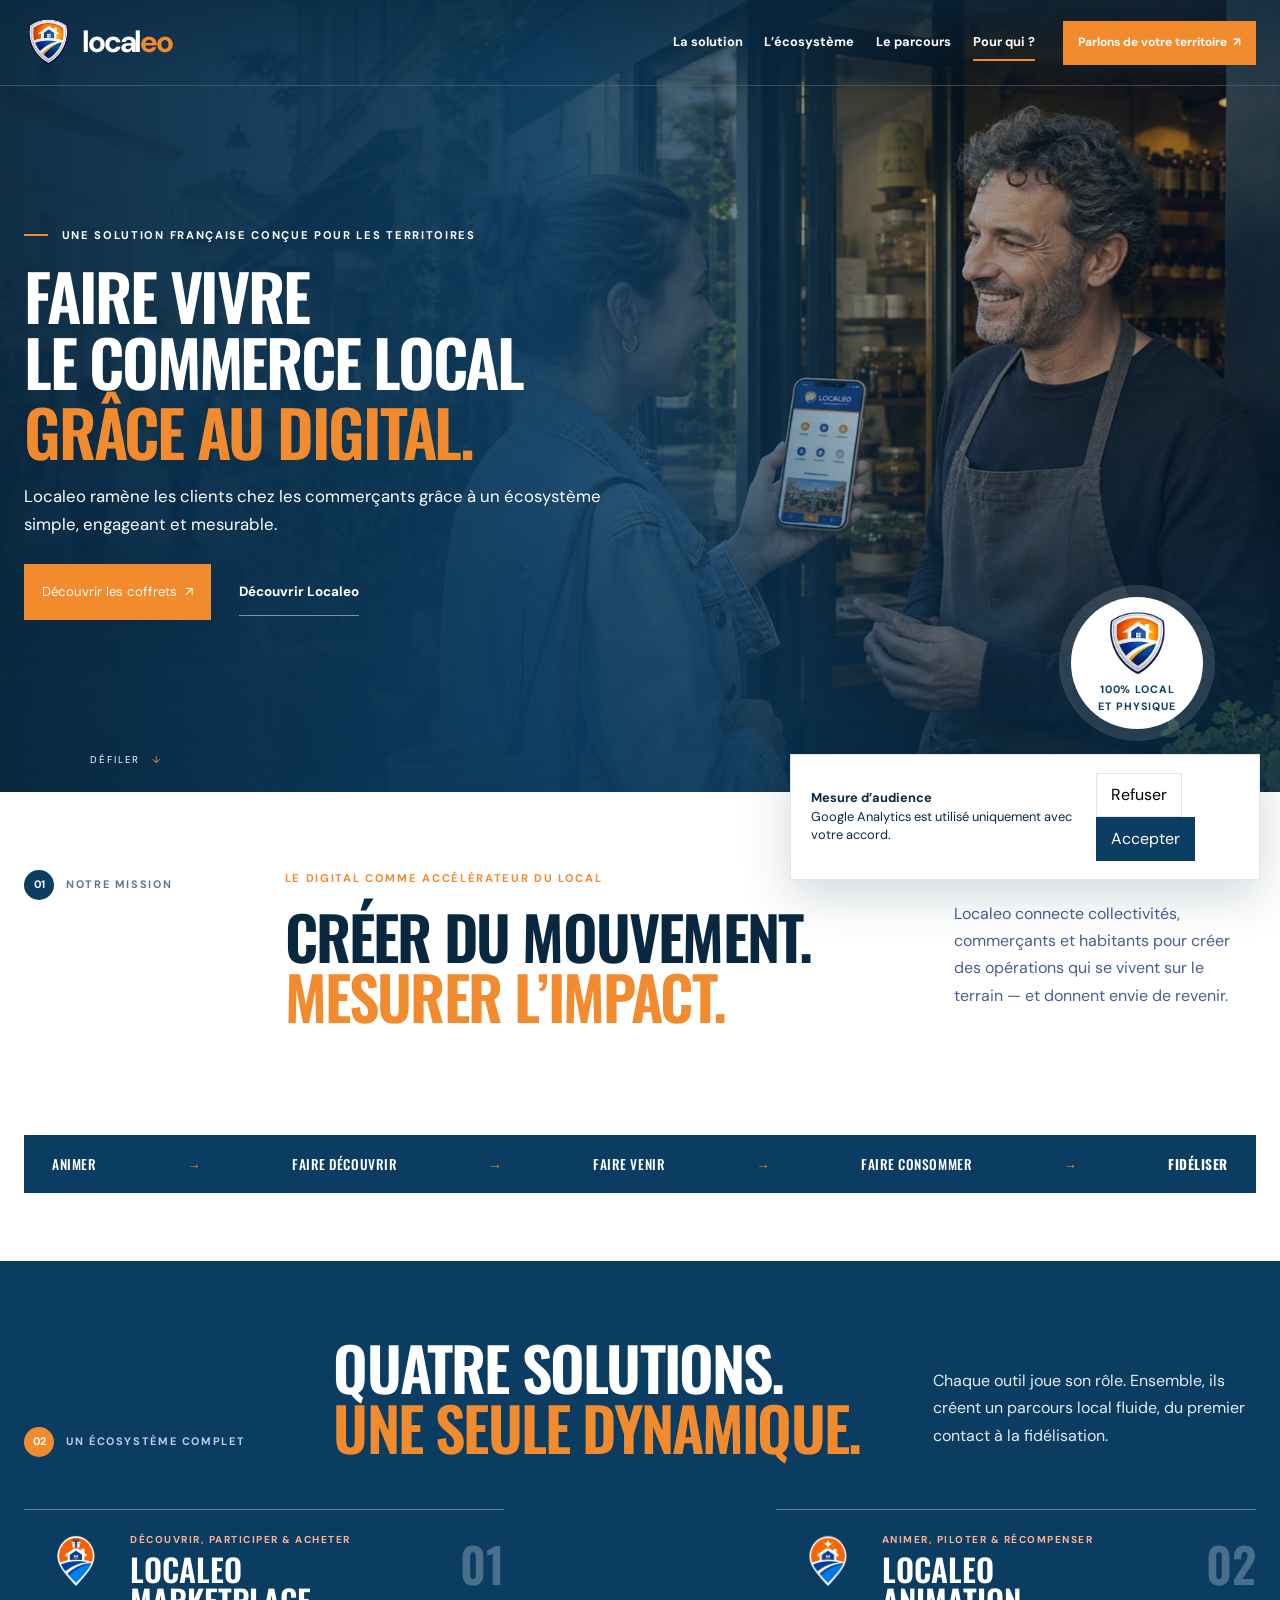
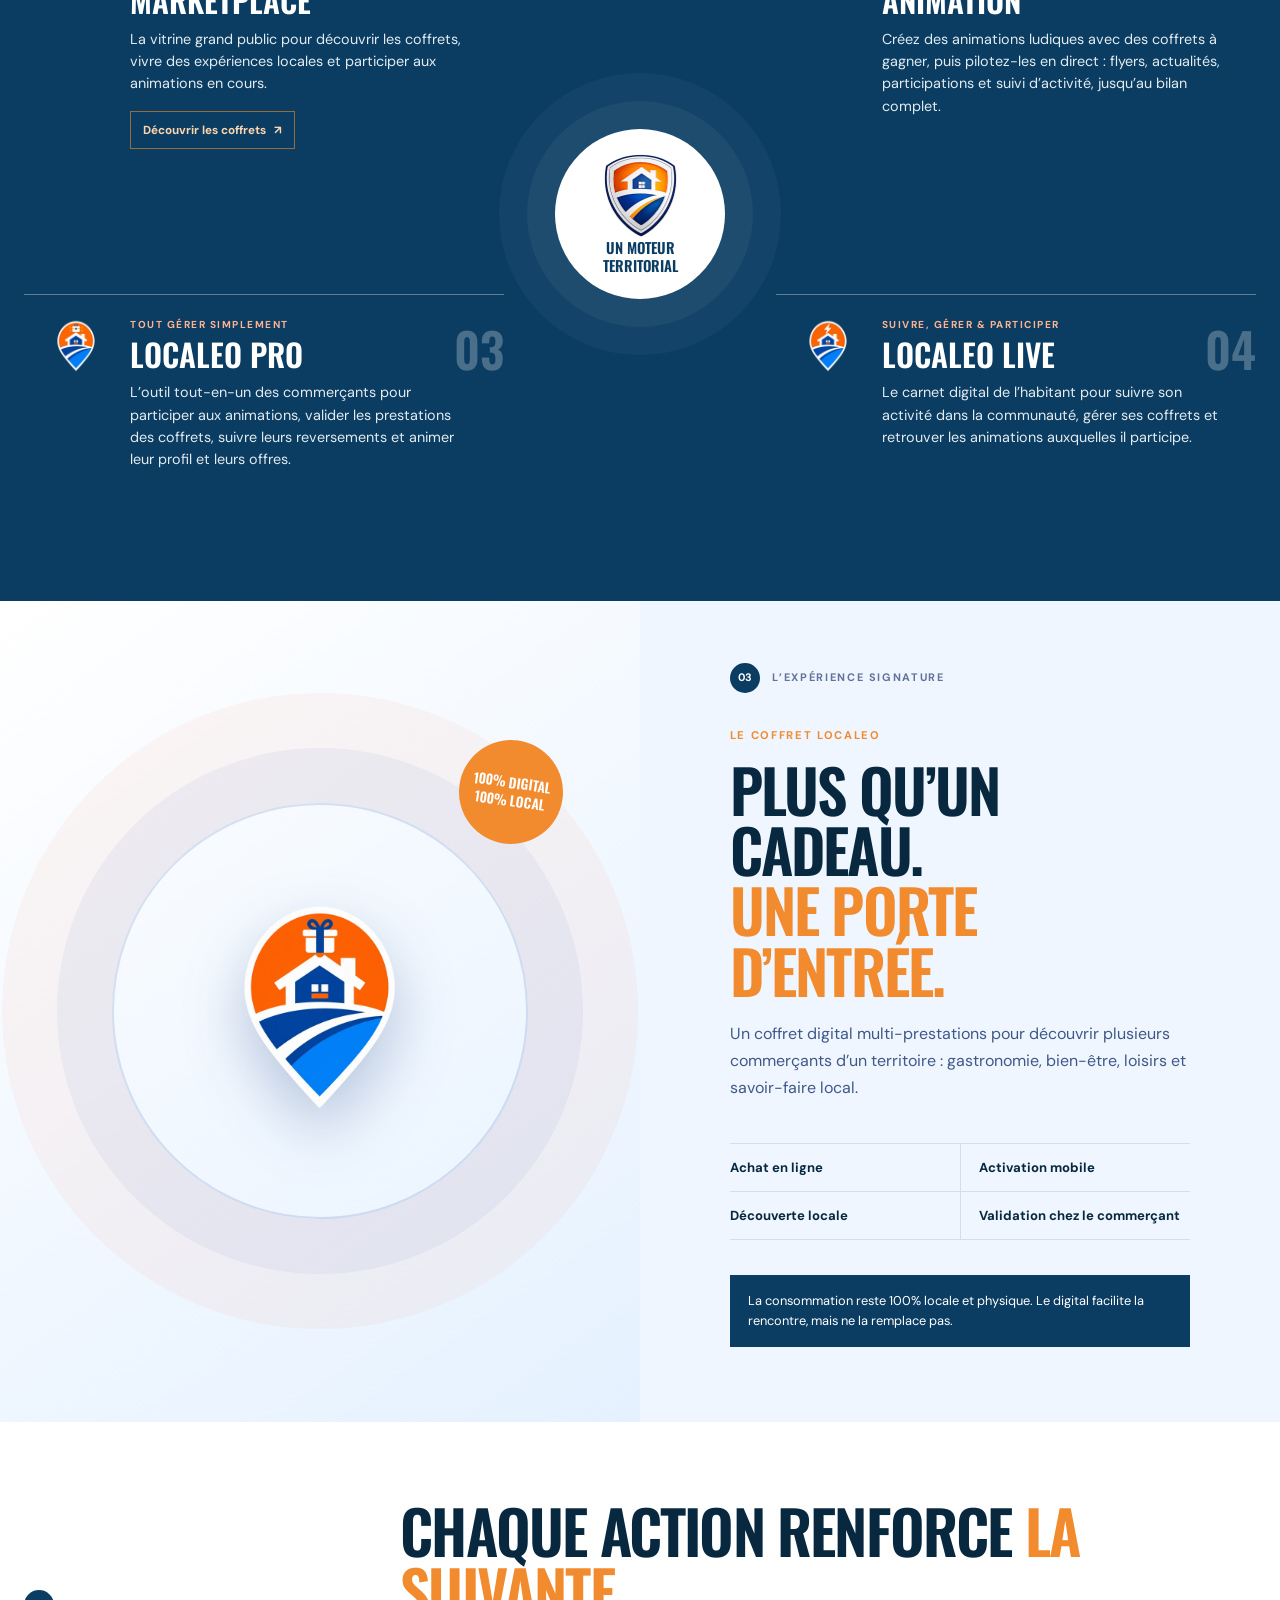
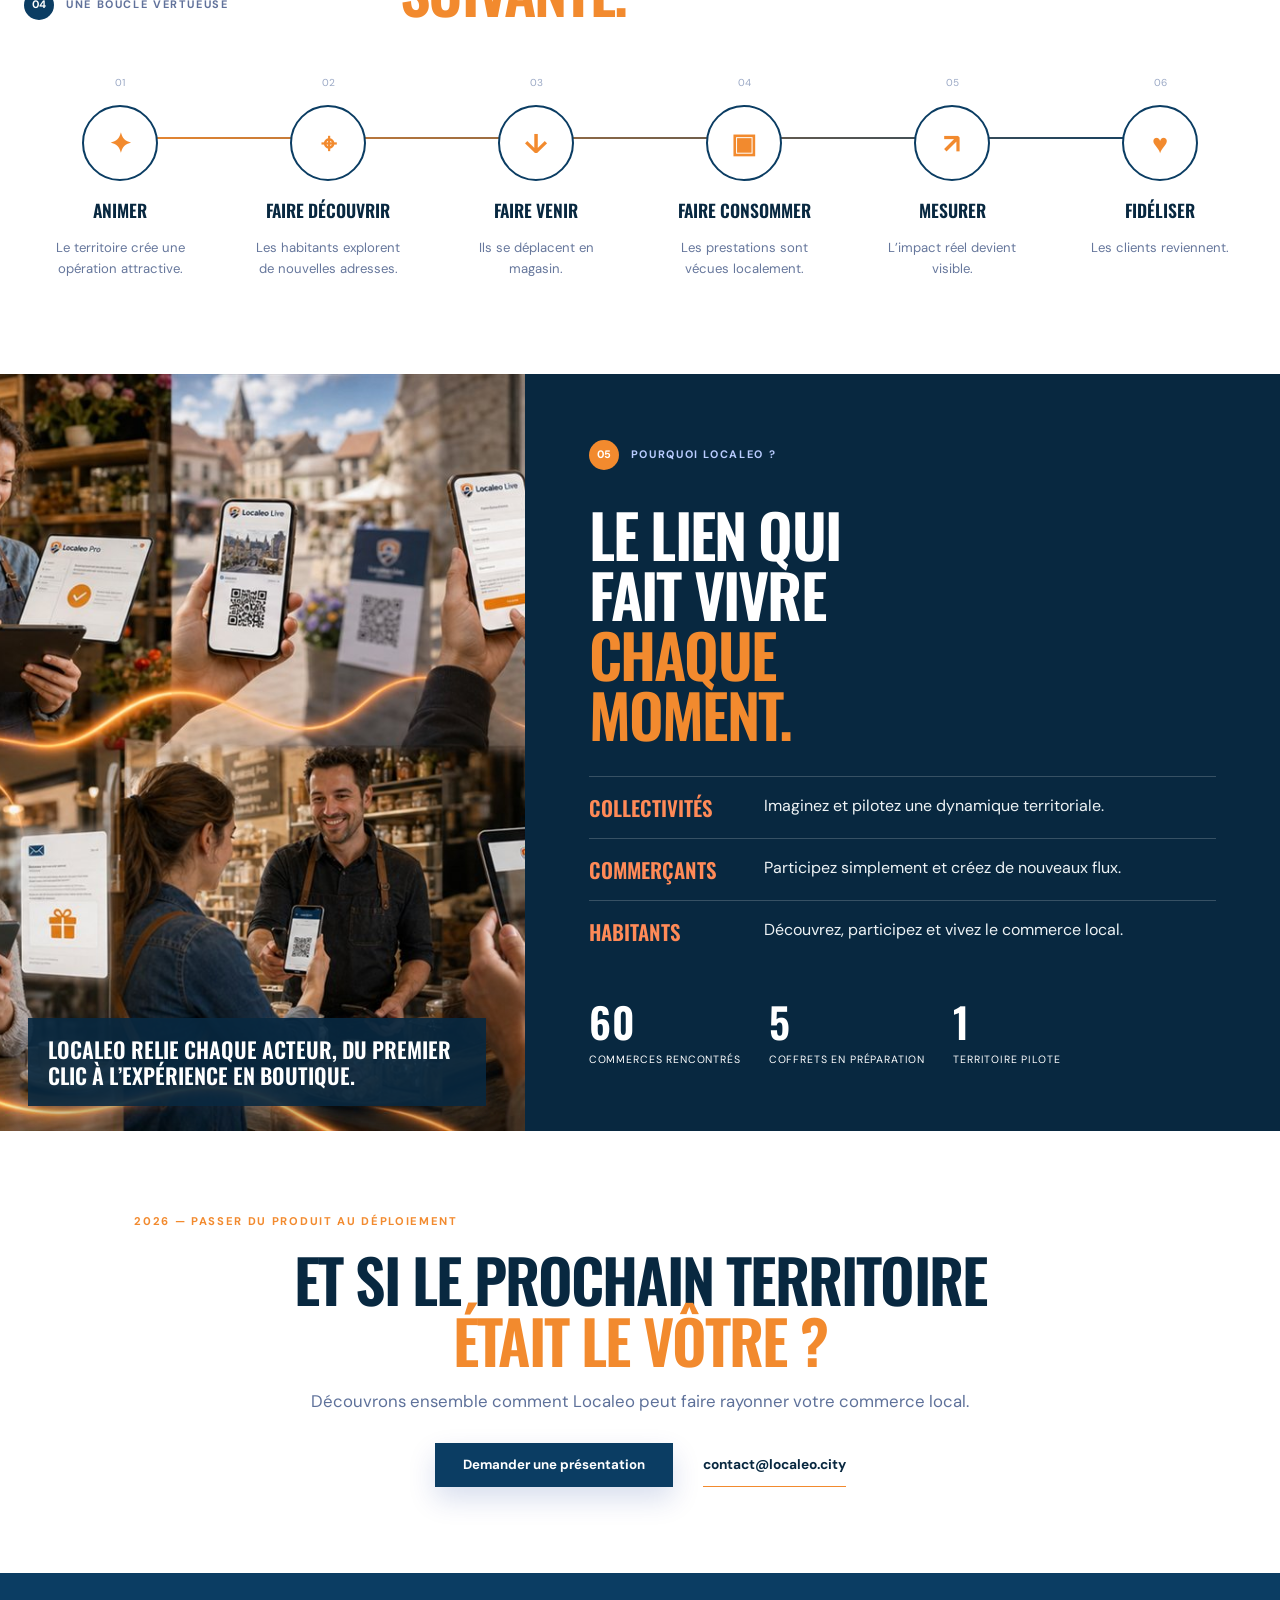
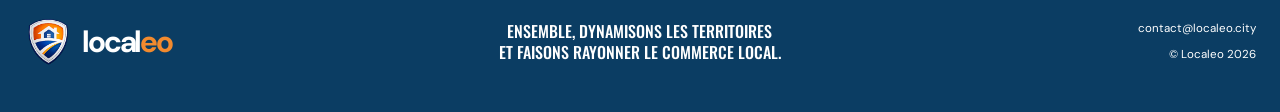
<file: index.html>
<!doctype html>
<html lang="fr">
<head>
  <script>window.dataLayer=window.dataLayer||[];function gtag(){dataLayer.push(arguments)}</script>
  <meta charset="utf-8"><meta name="viewport" content="width=device-width,initial-scale=1">
  <title>Localeo — Le digital au service du commerce local</title>
  <meta name="description" content="Localeo connecte collectivités, commerçants et habitants pour animer, promouvoir et valoriser le commerce local."><meta name="theme-color" content="#062b8f"><link rel="canonical" href="https://localeo.city/">
  <meta property="og:title" content="Localeo — Faire vivre le commerce local"><meta property="og:description" content="Un écosystème digital français conçu pour les territoires."><meta property="og:image" content="https://contactlocaleo.github.io/site/img/hero-commerce-local-digital-web.jpg"><meta name="twitter:card" content="summary_large_image">
  <link rel="preload" as="image" href="img/hero-commerce-local-digital-web.jpg" type="image/jpeg" fetchpriority="high"><link rel="preconnect" href="https://fonts.googleapis.com"><link rel="preconnect" href="https://fonts.gstatic.com" crossorigin><link href="https://fonts.googleapis.com/css2?family=DM+Sans:wght@400;500;600;700&family=Oswald:wght@500;600&display=swap" rel="stylesheet"><link rel="stylesheet" href="styles.css"><link rel="icon" href="img/favicon-32.png">
</head>
<body>
  <a class="skip-link" href="#contenu">Aller au contenu</a>
  <header class="site-header"><a class="brand" href="#top" aria-label="Localeo, accueil"><img src="img/logo.png" alt=""><span>local<em>eo</em></span></a><button class="menu-toggle" aria-label="Ouvrir le menu" aria-controls="site-nav" aria-expanded="false">Menu</button><nav class="site-nav" id="site-nav" aria-label="Navigation principale"><a href="#solution">La solution</a><a href="#ecosysteme">L’écosystème</a><a href="#parcours">Le parcours</a><a href="#territoires">Pour qui ?</a></nav><a class="header-cta" href="#contact">Parlons de votre territoire <span aria-hidden="true">↗</span></a><div class="nav-backdrop" hidden></div></header>
  <main id="contenu">
    <section class="hero" id="top"><div class="hero-photo" aria-hidden="true"></div><div class="hero-overlay" aria-hidden="true"></div><div class="hero-copy"><p class="kicker"><span></span> Une solution française conçue pour les territoires</p><h1>Faire vivre<br>le commerce local<br><em>grâce au digital.</em></h1><p class="hero-lead">Localeo ramène les clients chez les commerçants grâce à un écosystème simple, engageant et mesurable.</p><div class="hero-actions"><a class="launch-badge" href="https://coffrets.localeo.city">Découvrir les coffrets <i aria-hidden="true">↗</i></a><a class="ghost-link" href="#solution">Découvrir Localeo</a></div></div><div class="hero-stamp"><img src="img/logo.png" alt=""><span>100% local<br>et physique</span></div><a class="scroll-cue" href="#solution"><span>Défiler</span><i>↓</i></a></section>
    <section class="intro" id="solution"><div class="section-label"><span>01</span> Notre mission</div><div class="intro-main reveal"><p class="kicker orange">Le digital comme accélérateur du local</p><h2>Créer du mouvement.<br><em>Mesurer l’impact.</em></h2></div><p class="intro-copy reveal">Localeo connecte collectivités, commerçants et habitants pour créer des opérations qui se vivent sur le terrain — et donnent envie de revenir.</p><div class="promise-strip reveal"><span>ANIMER</span><i>→</i><span>FAIRE DÉCOUVRIR</span><i>→</i><span>FAIRE VENIR</span><i>→</i><span>FAIRE CONSOMMER</span><i>→</i><strong>FIDÉLISER</strong></div></section>
    <section class="ecosystem" id="ecosysteme">
      <header class="section-heading reveal"><div class="section-label light"><span>02</span> Un écosystème complet</div><h2>Quatre solutions.<br><em>Une seule dynamique.</em></h2><p>Chaque outil joue son rôle. Ensemble, ils créent un parcours local fluide, du premier contact à la fidélisation.</p></header>
      <div class="product-orbit reveal">
        <div class="orbit-center"><img src="img/logo.png" alt="Localeo"><span>Un moteur<br>territorial</span></div>
        <article class="product product--market"><span class="product-number">01</span><img src="localeo-app-icons/localeo-coffret-icon-web.webp" alt=""><div><p>Découvrir, participer & acheter</p><h3>Localeo<br>Marketplace</h3><p class="product-copy">La vitrine grand public pour découvrir les coffrets, vivre des expériences locales et participer aux animations en cours.</p><a class="product-launch" href="https://coffrets.localeo.city">Découvrir les coffrets <i aria-hidden="true">↗</i></a></div></article>
        <article class="product product--animation"><span class="product-number">02</span><img src="localeo-app-icons/localeo-animation-icon-web.webp" alt=""><div><p>Animer, piloter & récompenser</p><h3>Localeo<br>Animation</h3><p class="product-copy">Créez des animations ludiques avec des coffrets à gagner, puis pilotez-les en direct : flyers, actualités, participations et suivi d’activité, jusqu’au bilan complet.</p></div></article>
        <article class="product product--pro"><span class="product-number">03</span><img src="localeo-app-icons/localeo-pro-icon-web.webp" alt=""><div><p>Tout gérer simplement</p><h3>Localeo Pro</h3><p class="product-copy">L’outil tout-en-un des commerçants pour participer aux animations, valider les prestations des coffrets, suivre leurs reversements et animer leur profil et leurs offres.</p></div></article>
        <article class="product product--live"><span class="product-number">04</span><img src="localeo-app-icons/localeo-live-icon-web.webp" alt=""><div><p>Suivre, gérer & participer</p><h3>Localeo Live</h3><p class="product-copy">Le carnet digital de l’habitant pour suivre son activité dans la communauté, gérer ses coffrets et retrouver les animations auxquelles il participe.</p></div></article>
      </div>
    </section>
    <section class="coffret" id="coffret"><div class="coffret-visual reveal"><div class="rings"></div><img src="localeo-app-icons/localeo-coffret-icon-web.webp" alt="Icône Localeo Coffret"><span>100% digital<br>100% local</span></div><div class="coffret-copy reveal"><div class="section-label"><span>03</span> L’expérience signature</div><p class="kicker orange">Le coffret Localeo</p><h2>Plus qu’un cadeau.<br><em>Une porte d’entrée.</em></h2><p>Un coffret digital multi-prestations pour découvrir plusieurs commerçants d’un territoire : gastronomie, bien-être, loisirs et savoir-faire local.</p><ul><li>Achat en ligne</li><li>Activation mobile</li><li>Découverte locale</li><li>Validation chez le commerçant</li></ul><p class="coffret-note">La consommation reste 100% locale et physique. Le digital facilite la rencontre, mais ne la remplace pas.</p></div></section>
    <section class="journey" id="parcours"><header class="journey-head reveal"><div class="section-label"><span>04</span> Une boucle vertueuse</div><h2>Chaque action renforce <em>la suivante.</em></h2></header><ol class="journey-track reveal"><li><span>01</span><b>✦</b><h3>Animer</h3><p>Le territoire crée une opération attractive.</p></li><li><span>02</span><b>⌖</b><h3>Faire découvrir</h3><p>Les habitants explorent de nouvelles adresses.</p></li><li><span>03</span><b>↓</b><h3>Faire venir</h3><p>Ils se déplacent en magasin.</p></li><li><span>04</span><b>▣</b><h3>Faire consommer</h3><p>Les prestations sont vécues localement.</p></li><li><span>05</span><b>↗</b><h3>Mesurer</h3><p>L’impact réel devient visible.</p></li><li><span>06</span><b>♥</b><h3>Fidéliser</h3><p>Les clients reviennent.</p></li></ol></section>
    <section class="territories" id="territoires">
      <figure class="life-fresco reveal"><img src="img/localeo-moments-fresque-web.jpg" alt="Les moments de vie Localeo, de la création d’une animation par la collectivité jusqu’au suivi de l’activité par les commerçants" width="1600" height="800" loading="lazy" decoding="async"><figcaption><strong>Localeo relie chaque acteur, du premier clic à l’expérience en boutique.</strong></figcaption></figure>
      <div class="territory-copy reveal"><div class="section-label light"><span>05</span> Pourquoi Localeo ?</div><h2>Le lien qui fait vivre<br><em>chaque moment.</em></h2><ul><li><strong>Collectivités</strong><span>Imaginez et pilotez une dynamique territoriale.</span></li><li><strong>Commerçants</strong><span>Participez simplement et créez de nouveaux flux.</span></li><li><strong>Habitants</strong><span>Découvrez, participez et vivez le commerce local.</span></li></ul><div class="proof-line"><p><b>60</b> commerces rencontrés</p><p><b>5</b> coffrets en préparation</p><p><b>1</b> territoire pilote</p></div></div>
    </section>
    <section class="contact" id="contact"><p class="kicker orange">2026 — Passer du produit au déploiement</p><h2>Et si le prochain territoire<br><em>était le vôtre ?</em></h2><p>Découvrons ensemble comment Localeo peut faire rayonner votre commerce local.</p><div class="contact-actions"><button class="button button--blue" type="button" data-contact-open>Demander une présentation</button><a href="mailto:contact@localeo.city">contact@localeo.city</a></div></section>
  </main>
  <dialog class="contact-dialog" id="contact-dialog" aria-labelledby="contact-dialog-title">
    <div class="contact-dialog__panel">
      <button class="contact-dialog__close" type="button" data-contact-close aria-label="Fermer la fenêtre">×</button>
      <div class="contact-dialog__intro"><p class="kicker orange">Parlons de votre projet</p><h2 id="contact-dialog-title">Comment pouvons-nous vous aider ?</h2><p>Décrivez votre besoin. L’équipe Localeo vous répondra dans les meilleurs délais.</p></div>
      <form class="support-form" id="support-form" novalidate>
        <label class="form-field form-field--full"><span>Motif <em>*</em></span><select name="motif_id" required disabled><option value="">Chargement des motifs…</option></select><small class="field-error" data-error-for="motif_id"></small></label>
        <label class="form-field"><span>Email <em>*</em></span><input name="email_contact" type="email" autocomplete="email" placeholder="vous@email.fr" required><small class="field-error" data-error-for="email_contact"></small></label>
        <label class="form-field"><span>Téléphone</span><input name="telephone_contact" type="tel" autocomplete="tel" placeholder="06 12 34 56 78"><small class="field-error" data-error-for="telephone_contact"></small></label>
        <label class="form-field form-field--full"><span>Message <em>*</em></span><textarea name="message" rows="5" minlength="10" placeholder="Présentez votre territoire et votre besoin…" required></textarea><small class="form-help">10 caractères minimum.</small><small class="field-error" data-error-for="message"></small></label>
        <div class="support-form__feedback form-field--full" data-support-feedback role="status" aria-live="polite"></div>
        <button class="button button--orange form-field--full" type="submit" disabled>Envoyer ma demande</button>
      </form>
    </div>
  </dialog>
  <div class="consent-banner" id="consent-banner" hidden><p><strong>Mesure d’audience</strong><br>Google Analytics est utilisé uniquement avec votre accord.</p><div><button type="button" data-consent-action="reject">Refuser</button><button type="button" data-consent-action="accept">Accepter</button></div></div>
  <footer class="site-footer"><a class="brand" href="#top"><img src="img/logo.png" alt=""><span>local<em>eo</em></span></a><p>Ensemble, dynamisons les territoires<br>et faisons rayonner le commerce local.</p><div><a href="mailto:contact@localeo.city">contact@localeo.city</a><span>© Localeo 2026</span></div></footer><script src="script.js" defer></script>
</body></html>
</file>
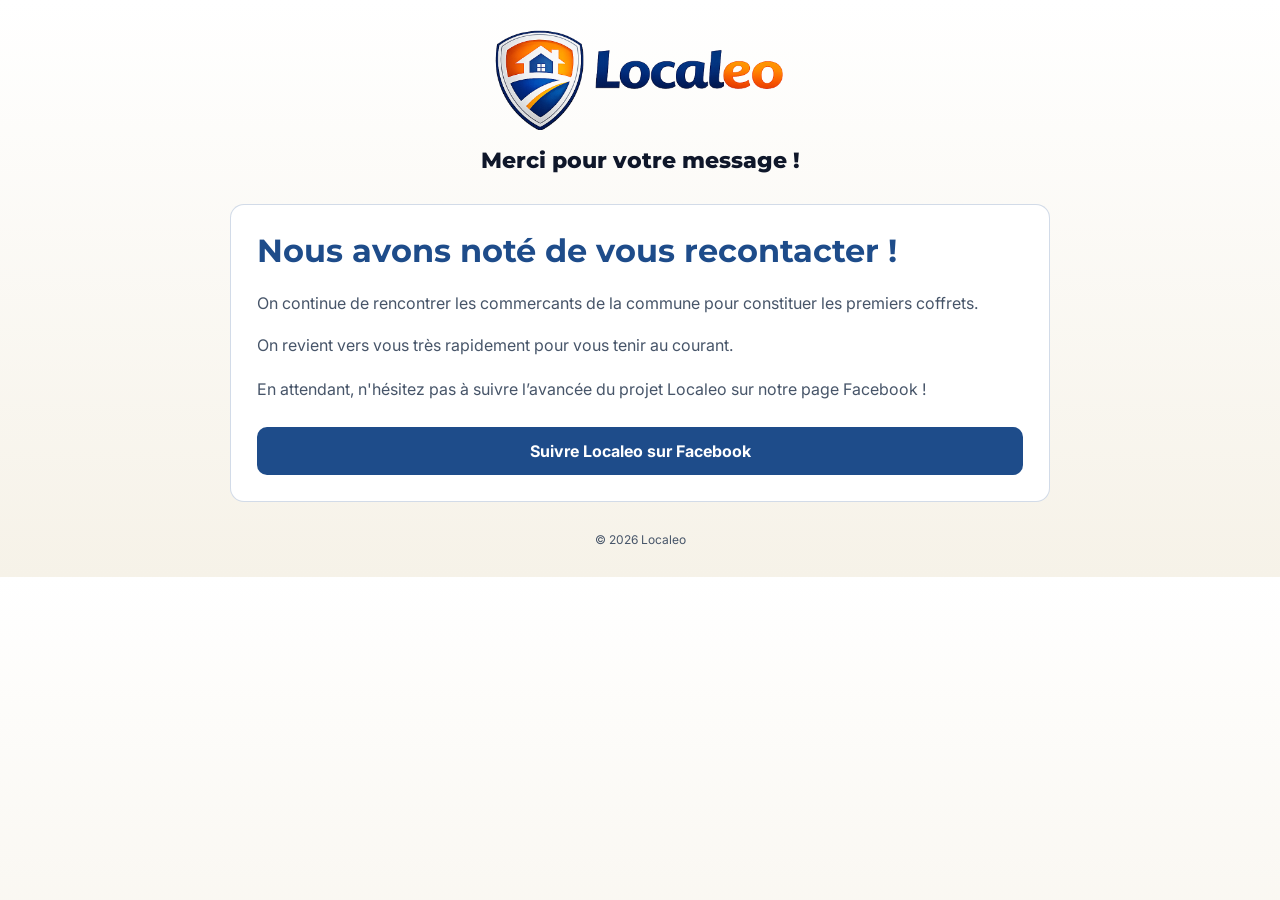
<file: confirmation-interet.html>
<!DOCTYPE html>
<html lang="fr">
<head>
<meta charset="UTF-8">
<meta name="viewport" content="width=device-width, initial-scale=1.0">

<title>Merci - Localeo</title>

<link href="https://fonts.googleapis.com/css2?family=Montserrat:wght@700;800&family=Inter:wght@400;500&display=swap" rel="stylesheet">

<style>

:root{
--localeo-blue:#1E4C8A;
--localeo-orange:#F28C28;
--localeo-bg:#F6F2E8;
--text:#0F172A;
--muted:#475569;
}

body{
margin:0;
font-family:'Inter',sans-serif;
background:linear-gradient(180deg,#ffffff,var(--localeo-bg));
color:var(--text);
}

.container{
max-width:820px;
margin:auto;
padding:30px 20px;
}

.header{
text-align:center;
margin-bottom:30px;
}

.logo{
font-family:'Montserrat',sans-serif;
font-weight:800;
font-size:36px;
color:var(--localeo-blue);
}

.logo span{
color:var(--localeo-orange);
}

.tagline{
font-family:'Montserrat',sans-serif;
font-weight:800;
font-size:22px;
margin-top:8px;
}

.card{
background:white;
padding:26px;
border-radius:14px;
border:1px solid rgba(30,76,138,0.2);
}

.card h1{
margin-top:0;
font-family:'Montserrat',sans-serif;
color:var(--localeo-blue);
}

.card p{
line-height:1.6;
color:var(--muted);
}

.steps{
margin-top:18px;
}

.step{
margin:10px 0;
}

.links{
margin-top:25px;
display:flex;
flex-direction:column;
gap:12px;
}

.button{
text-decoration:none;
padding:14px;
border-radius:10px;
font-weight:700;
display:block;
text-align:center;
border:1px solid rgba(30,76,138,0.25);
}

.primary{
background:var(--localeo-blue);
color:white;
border:none;
}

.secondary{
background:white;
color:var(--localeo-blue);
}

.footer{
margin-top:30px;
text-align:center;
font-size:12px;
color:var(--muted);
}

</style>
</head>

<body>

<div class="container">

<div class="header">
<div class="logo">
    <img src="./logo_site.png" alt="Localeo" style="height: 100px;"/>
</div>
<div class="tagline">Merci pour votre message !</div>
</div>

<div class="card">

<h1>Nous avons noté de vous recontacter !</h1>

<p>
    On continue de rencontrer les commercants de la commune pour constituer les premiers coffrets.
</p>

<p>
    On revient vers vous très rapidement pour vous tenir au courant.
</p>


<p style="margin-top:18px;">
En attendant, n'hésitez pas à suivre l’avancée du projet Localeo sur notre page Facebook !
</p>

<div class="links">
<a class="button primary" href="https://www.facebook.com/profile.php?id=61586409877177&locale=fr_FR" target="_blank">
Suivre Localeo sur Facebook
</a>
</div>

</div>

<div class="footer">
© <span id="year"></span> Localeo
</div>

</div>

<script>
document.getElementById("year").textContent=new Date().getFullYear();
</script>

</body>
</html>
</file>
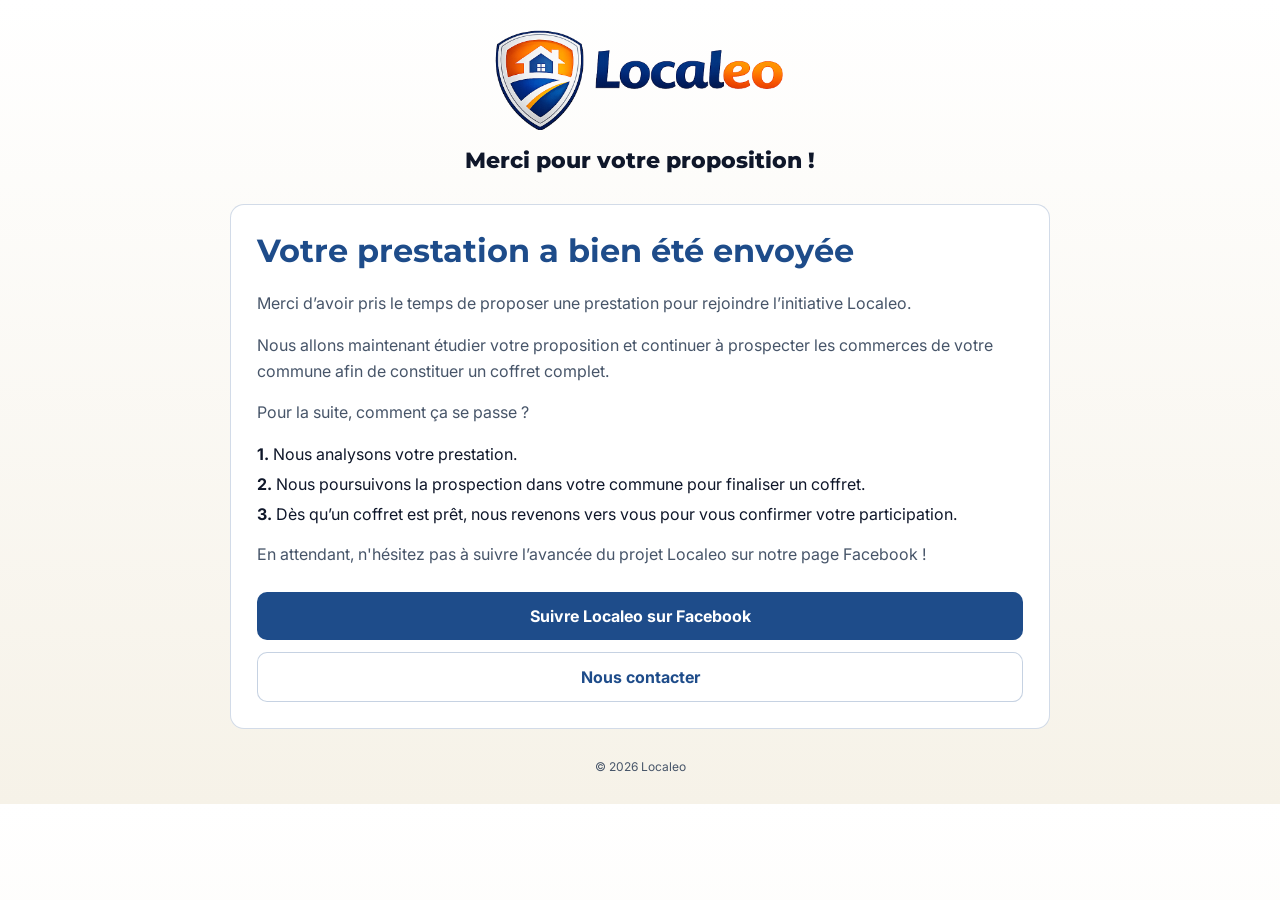
<file: confirmation-prestation.html>
<!DOCTYPE html>
<html lang="fr">
<head>
<meta charset="UTF-8">
<meta name="viewport" content="width=device-width, initial-scale=1.0">

<title>Merci - Localeo</title>

<link href="https://fonts.googleapis.com/css2?family=Montserrat:wght@700;800&family=Inter:wght@400;500&display=swap" rel="stylesheet">

<style>

:root{
--localeo-blue:#1E4C8A;
--localeo-orange:#F28C28;
--localeo-bg:#F6F2E8;
--text:#0F172A;
--muted:#475569;
}

body{
margin:0;
font-family:'Inter',sans-serif;
background:linear-gradient(180deg,#ffffff,var(--localeo-bg));
color:var(--text);
}

.container{
max-width:820px;
margin:auto;
padding:30px 20px;
}

.header{
text-align:center;
margin-bottom:30px;
}

.logo{
font-family:'Montserrat',sans-serif;
font-weight:800;
font-size:36px;
color:var(--localeo-blue);
}

.logo span{
color:var(--localeo-orange);
}

.tagline{
font-family:'Montserrat',sans-serif;
font-weight:800;
font-size:22px;
margin-top:8px;
}

.card{
background:white;
padding:26px;
border-radius:14px;
border:1px solid rgba(30,76,138,0.2);
}

.card h1{
margin-top:0;
font-family:'Montserrat',sans-serif;
color:var(--localeo-blue);
}

.card p{
line-height:1.6;
color:var(--muted);
}

.steps{
margin-top:18px;
}

.step{
margin:10px 0;
}

.links{
margin-top:25px;
display:flex;
flex-direction:column;
gap:12px;
}

.button{
text-decoration:none;
padding:14px;
border-radius:10px;
font-weight:700;
display:block;
text-align:center;
border:1px solid rgba(30,76,138,0.25);
}

.primary{
background:var(--localeo-blue);
color:white;
border:none;
}

.secondary{
background:white;
color:var(--localeo-blue);
}

.footer{
margin-top:30px;
text-align:center;
font-size:12px;
color:var(--muted);
}

</style>
</head>

<body>

<div class="container">

<div class="header">
<div class="logo">
    <img src="./logo_site.png" alt="Localeo" style="height: 100px;"/>
</div>
<div class="tagline">Merci pour votre proposition !</div>
</div>

<div class="card">

<h1>Votre prestation a bien été envoyée</h1>

<p>
Merci d’avoir pris le temps de proposer une prestation pour rejoindre l’initiative Localeo.
</p>

<p>
Nous allons maintenant étudier votre proposition et continuer à prospecter les commerces de votre commune afin de constituer un coffret complet.
</p>

<p>
    Pour la suite, comment ça se passe ?
</p>

<div class="steps">

<div class="step">
<strong>1.</strong> Nous analysons votre prestation.
</div>

<div class="step">
<strong>2.</strong> Nous poursuivons la prospection dans votre commune pour finaliser un coffret.
</div>

<div class="step">
<strong>3.</strong> Dès qu’un coffret est prêt, nous revenons vers vous pour vous confirmer votre participation.
</div>

</div>

<p style="margin-top:18px;">
En attendant, n'hésitez pas à suivre l’avancée du projet Localeo sur notre page Facebook !
</p>

<div class="links">
<a class="button primary" href="https://www.facebook.com/profile.php?id=61586409877177&locale=fr_FR" target="_blank">
Suivre Localeo sur Facebook
</a>

<a class="button secondary" href="mailto:contactlocaleo@gmail.com">
Nous contacter
</a>

</div>

</div>

<div class="footer">
© <span id="year"></span> Localeo
</div>

</div>

<script>
document.getElementById("year").textContent=new Date().getFullYear();
</script>

</body>
</html>
</file>
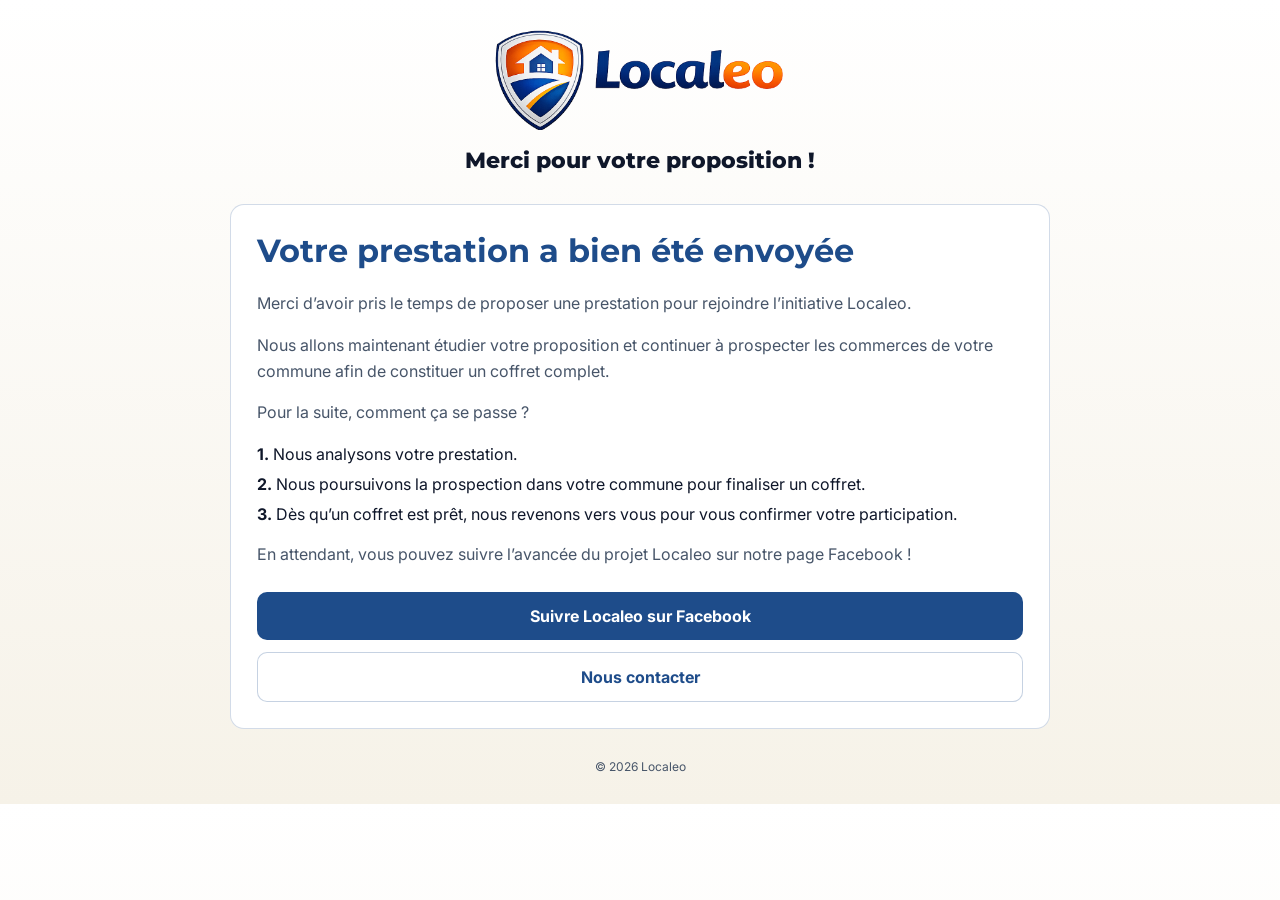
<file: confirmation.html>
<!DOCTYPE html>
<html lang="fr">
<head>
<meta charset="UTF-8">
<meta name="viewport" content="width=device-width, initial-scale=1.0">

<title>Merci - Localeo</title>

<link href="https://fonts.googleapis.com/css2?family=Montserrat:wght@700;800&family=Inter:wght@400;500&display=swap" rel="stylesheet">

<style>

:root{
--localeo-blue:#1E4C8A;
--localeo-orange:#F28C28;
--localeo-bg:#F6F2E8;
--text:#0F172A;
--muted:#475569;
}

body{
margin:0;
font-family:'Inter',sans-serif;
background:linear-gradient(180deg,#ffffff,var(--localeo-bg));
color:var(--text);
}

.container{
max-width:820px;
margin:auto;
padding:30px 20px;
}

.header{
text-align:center;
margin-bottom:30px;
}

.logo{
font-family:'Montserrat',sans-serif;
font-weight:800;
font-size:36px;
color:var(--localeo-blue);
}

.logo span{
color:var(--localeo-orange);
}

.tagline{
font-family:'Montserrat',sans-serif;
font-weight:800;
font-size:22px;
margin-top:8px;
}

.card{
background:white;
padding:26px;
border-radius:14px;
border:1px solid rgba(30,76,138,0.2);
}

.card h1{
margin-top:0;
font-family:'Montserrat',sans-serif;
color:var(--localeo-blue);
}

.card p{
line-height:1.6;
color:var(--muted);
}

.steps{
margin-top:18px;
}

.step{
margin:10px 0;
}

.links{
margin-top:25px;
display:flex;
flex-direction:column;
gap:12px;
}

.button{
text-decoration:none;
padding:14px;
border-radius:10px;
font-weight:700;
display:block;
text-align:center;
border:1px solid rgba(30,76,138,0.25);
}

.primary{
background:var(--localeo-blue);
color:white;
border:none;
}

.secondary{
background:white;
color:var(--localeo-blue);
}

.footer{
margin-top:30px;
text-align:center;
font-size:12px;
color:var(--muted);
}

</style>
</head>

<body>

<div class="container">

<div class="header">
<div class="logo">
    <img src="./logo_site.png" alt="Localeo" style="height: 100px;"/>
</div>
<div class="tagline">Merci pour votre proposition !</div>
</div>

<div class="card">

<h1>Votre prestation a bien été envoyée</h1>

<p>
Merci d’avoir pris le temps de proposer une prestation pour rejoindre l’initiative Localeo.
</p>

<p>
Nous allons maintenant étudier votre proposition et continuer à prospecter les commerces de votre commune afin de constituer un coffret complet.
</p>

<p>
    Pour la suite, comment ça se passe ?
</p>

<div class="steps">

<div class="step">
<strong>1.</strong> Nous analysons votre prestation.
</div>

<div class="step">
<strong>2.</strong> Nous poursuivons la prospection dans votre commune pour finaliser un coffret.
</div>

<div class="step">
<strong>3.</strong> Dès qu’un coffret est prêt, nous revenons vers vous pour vous confirmer votre participation.
</div>

</div>

<p style="margin-top:18px;">
En attendant, vous pouvez suivre l’avancée du projet Localeo sur notre page Facebook !
</p>

<div class="links">

<a class="button primary" href="https://www.facebook.com/profile.php?id=61586409877177&locale=fr_FR" target="_blank">
Suivre Localeo sur Facebook
</a>

<a class="button secondary" href="mailto:contactlocaleo@gmail.com">
Nous contacter
</a>

</div>

</div>

<div class="footer">
© <span id="year"></span> Localeo
</div>

</div>

<script>
document.getElementById("year").textContent=new Date().getFullYear();
</script>

</body>
</html>
</file>
<file: styles.css>
:root{--blue:#082d91;--deep:#041f6c;--orange:#ff520c;--sky:#eff6ff;--ink:#081b4f;--paper:#fff;--line:#0b3b9b20;--sans:"DM Sans",sans-serif;--display:"Oswald",sans-serif}*{box-sizing:border-box}html{scroll-behavior:smooth}body{margin:0;background:var(--paper);color:var(--ink);font-family:var(--sans);overflow-x:hidden}a{color:inherit;text-decoration:none}.skip-link{position:fixed;top:-60px;left:12px;z-index:100;background:#fff;padding:12px}.skip-link:focus{top:12px}.site-header{position:absolute;top:0;left:0;right:0;z-index:30;height:86px;display:flex;align-items:center;gap:42px;padding:0 5vw;color:#fff;border-bottom:1px solid #ffffff30;transition:.3s}.site-header.is-scrolled{position:fixed;height:70px;background:#fffffff2;color:var(--blue);border-color:var(--line);box-shadow:0 8px 30px #06266e12;backdrop-filter:blur(12px)}.brand{display:flex;align-items:center;gap:10px;font-size:1.9rem;font-weight:700;letter-spacing:-.07em}.brand img{width:48px;height:48px;object-fit:contain}.brand em{font-style:normal;color:var(--orange)}.site-nav{display:flex;gap:30px;margin-left:auto;font-size:.84rem;font-weight:700}.site-nav a{position:relative}.site-nav a:after{content:"";position:absolute;left:0;right:100%;bottom:-7px;height:2px;background:var(--orange);transition:.25s}.site-nav a:hover:after{right:0}.header-cta{padding:13px 18px;border:1px solid currentColor;font-size:.79rem;font-weight:700}.header-cta span{color:var(--orange)}.menu-toggle{display:none}.hero{position:relative;height:100svh;min-height:720px;overflow:hidden;color:#fff;background:var(--deep)}.hero-photo{position:absolute;inset:0;background:url("img/hero-v27.jpg") 66% center/cover;animation:heroZoom 11s ease-out both}.hero-overlay{position:absolute;inset:0;background:linear-gradient(90deg,#041c70f5 0%,#062b8fe5 43%,#062b8f3d 75%),linear-gradient(0deg,#03185ead,transparent 47%)}.hero-copy{position:absolute;left:7vw;top:52%;width:min(780px,70vw);transform:translateY(-45%);animation:heroEnter .9s .1s both}.kicker{margin:0 0 20px;text-transform:uppercase;letter-spacing:.15em;font-size:.7rem;font-weight:700}.kicker span{display:inline-block;width:24px;height:2px;margin:0 9px 3px 0;background:var(--orange)}.kicker.orange{color:var(--orange)}.hero h1{margin:0;font:600 clamp(4.5rem,8vw,8.4rem)/.9 var(--display);letter-spacing:-.035em;text-transform:uppercase}.hero h1 em,.intro h2 em,.section-heading h2 em,.coffret h2 em,.journey h2 em,.territories h2 em,.contact h2 em{font-style:normal;color:var(--orange)}.hero-lead{max-width:610px;margin:28px 0 34px;font-size:clamp(1rem,1.4vw,1.25rem);line-height:1.55}.hero-actions{display:flex;align-items:center;gap:28px}.button{display:inline-flex;align-items:center;justify-content:center;min-height:54px;padding:0 25px;font-size:.83rem;font-weight:700;transition:transform .25s,box-shadow .25s}.button:hover{transform:translateY(-3px)}.button--orange{background:var(--orange);color:#fff;box-shadow:0 13px 30px #e9430055}.ghost-link{padding:12px 0;border-bottom:1px solid #ffffff77;font-size:.84rem;font-weight:700}.hero-stamp{position:absolute;right:6vw;bottom:9vh;width:156px;height:156px;border-radius:50%;background:#fff;color:var(--blue);display:grid;place-content:center;justify-items:center;text-align:center;font-size:.67rem;font-weight:700;text-transform:uppercase;letter-spacing:.08em;box-shadow:0 0 0 12px #ffffff20;animation:stampIn .8s .7s both}.hero-stamp img{width:68px;margin-bottom:5px}.scroll-cue{position:absolute;left:7vw;bottom:24px;display:flex;gap:12px;align-items:center;font-size:.62rem;text-transform:uppercase;letter-spacing:.2em}.scroll-cue i{font-style:normal;color:var(--orange);animation:bob 1.6s infinite}.section-label{display:flex;align-items:center;gap:12px;text-transform:uppercase;letter-spacing:.15em;font-size:.68rem;font-weight:700;color:#61729b}.section-label span{display:grid;place-items:center;width:30px;height:30px;border-radius:50%;background:var(--blue);color:#fff;letter-spacing:0}.section-label.light{color:#b9ccff}.section-label.light span{background:var(--orange)}.intro{padding:120px 7vw 0;display:grid;grid-template-columns:.65fr 2fr 1fr;gap:5vw;align-items:start}.intro-main h2,.section-heading h2,.coffret h2,.journey h2,.territories h2,.contact h2{margin:0;font:600 clamp(3.3rem,5.9vw,6.2rem)/.97 var(--display);letter-spacing:-.03em;text-transform:uppercase}.intro-copy{margin:42px 0 0;font-size:1.05rem;line-height:1.7;color:#49608f}.promise-strip{grid-column:1/-1;margin-top:75px;padding:24px 28px;background:var(--blue);color:#fff;display:flex;align-items:center;justify-content:space-between;gap:18px;font:500 clamp(.75rem,1.05vw,1rem) var(--display);letter-spacing:.04em}.promise-strip i{color:var(--orange);font-style:normal}.ecosystem{margin-top:120px;padding:115px 7vw 125px;background:var(--blue);color:#fff}.section-heading{display:grid;grid-template-columns:.8fr 1.7fr 1fr;gap:5vw;align-items:end}.section-heading>p{margin:0 0 8px;color:#c8d6ff;line-height:1.65}.product-orbit{position:relative;min-height:800px;margin-top:80px}.orbit-center{position:absolute;z-index:2;left:50%;top:50%;width:215px;height:215px;transform:translate(-50%,-50%);display:grid;place-content:center;justify-items:center;text-align:center;border-radius:50%;background:#fff;color:var(--blue);box-shadow:0 0 0 35px #ffffff0c,0 0 0 70px #ffffff08}.orbit-center img{width:96px}.orbit-center span{font:600 1.05rem/1.2 var(--display);text-transform:uppercase}.product{position:absolute;width:39%;min-height:275px;padding:30px;display:grid;grid-template-columns:80px 1fr;gap:24px;border-top:1px solid #ffffff55;transition:.35s}.product:hover{background:#ffffff0b;transform:translateY(-6px)}.product--market{left:0;top:0}.product--animation{right:0;top:0}.product--pro{left:0;bottom:0}.product--live{right:0;bottom:0}.product img,.product-icon{width:72px;height:72px;object-fit:contain}.product-icon{display:grid;place-items:center;border-radius:50%;background:var(--orange);font-size:2.5rem}.product-number{position:absolute;right:0;top:28px;color:#ffffff42;font:600 3.5rem var(--display)}.product>div>p:first-child{margin:0 0 6px;color:#ffb28f;text-transform:uppercase;letter-spacing:.15em;font-size:.63rem;font-weight:700}.product h3{margin:0;font:600 clamp(2rem,3vw,3.2rem)/1 var(--display);text-transform:uppercase}.product-copy{max-width:340px;margin:16px 0 0;color:#cbd8ff;font-size:.89rem;line-height:1.6}.coffret{display:grid;grid-template-columns:1fr 1fr;min-height:800px;background:var(--sky)}.coffret-visual{position:relative;display:grid;place-items:center;overflow:hidden;background:linear-gradient(145deg,#fff,#e5f1ff)}.coffret-visual .rings{position:absolute;width:min(65%,500px);aspect-ratio:1;border:2px solid #0a3b9c24;border-radius:50%;box-shadow:0 0 0 55px #0a3b9c0c,0 0 0 110px #ff520c0b}.coffret-visual img{position:relative;width:min(42%,300px);filter:drop-shadow(0 25px 30px #092b7240);animation:float 4s ease-in-out infinite}.coffret-visual>span{position:absolute;right:12%;top:17%;width:120px;height:120px;display:grid;place-items:center;text-align:center;border-radius:50%;background:var(--orange);color:#fff;font:600 .85rem/1.3 var(--display);text-transform:uppercase;transform:rotate(8deg)}.coffret-copy{padding:110px 7vw 100px}.coffret-copy .kicker{margin:52px 0 16px}.coffret-copy>p:not(.kicker,.coffret-note){max-width:650px;margin:28px 0;color:#405889;line-height:1.7}.coffret-copy ul{display:grid;grid-template-columns:1fr 1fr;gap:0;margin:34px 0;padding:0;list-style:none;border-top:1px solid var(--line)}.coffret-copy li{padding:18px 0;border-bottom:1px solid var(--line);font-weight:700;font-size:.82rem}.coffret-copy li:nth-child(even){padding-left:18px;border-left:1px solid var(--line)}.coffret-note{padding:20px 22px;background:var(--blue);color:#fff;font-size:.8rem;line-height:1.55}.journey{padding:120px 7vw}.journey-head{display:grid;grid-template-columns:.7fr 2fr;gap:6vw;align-items:end}.journey-track{position:relative;display:grid;grid-template-columns:repeat(6,1fr);gap:16px;margin:80px 0 0;padding:0;list-style:none}.journey-track:before{content:"";position:absolute;left:5%;right:5%;top:82px;height:2px;background:linear-gradient(90deg,var(--orange),var(--blue))}.journey-track li{position:relative;text-align:center}.journey-track li>span{color:#9aa8c5;font-size:.63rem}.journey-track b{position:relative;z-index:1;width:92px;height:92px;margin:16px auto 22px;display:grid;place-items:center;border-radius:50%;background:#fff;border:2px solid var(--blue);color:var(--orange);font-size:1.7rem;transition:.3s}.journey-track li:hover b{transform:scale(1.1);background:var(--blue);color:#fff}.journey-track h3{margin:0;font:600 1.1rem var(--display);text-transform:uppercase}.journey-track p{font-size:.76rem;line-height:1.55;color:#66779c}.territories{display:grid;grid-template-columns:.9fr 1.1fr;min-height:780px;background:var(--deep);color:#fff}.territory-photo{background:linear-gradient(#062b8f22,#062b8f22),url("img/footer-v27.jpg") center/cover}.territory-copy{padding:100px 7vw}.territory-copy h2{margin-top:48px}.territory-copy ul{margin:48px 0 0;padding:0;list-style:none}.territory-copy li{display:grid;grid-template-columns:150px 1fr;gap:25px;padding:20px 0;border-top:1px solid #ffffff30}.territory-copy li strong{font:600 1.3rem var(--display);text-transform:uppercase;color:#ff8a57}.territory-copy li span{color:#d1dcff;line-height:1.5}.proof-line{display:flex;gap:28px;margin-top:45px}.proof-line p{margin:0;font-size:.66rem;text-transform:uppercase;letter-spacing:.08em}.proof-line b{display:block;color:#fff;font:600 2.6rem var(--display)}.contact{padding:135px 7vw;text-align:center;background:#fff}.contact h2{margin:18px auto 25px}.contact>p:not(.kicker){color:#5e719a}.contact-actions{display:flex;align-items:center;justify-content:center;gap:30px;margin-top:38px}.button--blue{background:var(--blue);color:#fff;box-shadow:0 12px 28px #082d9128}.contact-actions>a:not(.button){font-size:.86rem;font-weight:700;border-bottom:1px solid var(--orange)}.site-footer{padding:44px 7vw;background:var(--blue);color:#fff;display:grid;grid-template-columns:1fr 1fr 1fr;align-items:center}.site-footer>p{text-align:center;font:500 1rem/1.35 var(--display);text-transform:uppercase}.site-footer>div{justify-self:end;display:grid;text-align:right;gap:7px;font-size:.72rem}.consent-banner{position:fixed;z-index:50;right:20px;bottom:20px;max-width:470px;padding:18px 20px;background:#fff;border:1px solid var(--line);box-shadow:0 15px 50px #041f6c30;display:flex;gap:20px;align-items:center}.consent-banner[hidden]{display:none}.consent-banner p{font-size:.8rem;line-height:1.45;margin:0}.consent-banner button{padding:8px;border:1px solid var(--line);background:#fff}.consent-banner button:last-child{background:var(--blue);color:#fff}.reveal{opacity:0;transform:translateY(28px);transition:opacity .75s,transform .75s}.reveal.is-visible{opacity:1;transform:none}@keyframes heroEnter{from{opacity:0;transform:translateY(-38%)}to{opacity:1;transform:translateY(-45%)}}@keyframes heroZoom{from{transform:scale(1.06)}to{transform:scale(1)}}@keyframes stampIn{from{opacity:0;transform:scale(.7) rotate(-12deg)}to{opacity:1;transform:scale(1) rotate(0)}}@keyframes bob{50%{transform:translateY(5px)}}@keyframes float{50%{transform:translateY(-12px) rotate(2deg)}}
@media(max-width:950px){.site-header{height:70px;padding:0 20px}.site-nav{position:fixed;right:-100%;top:0;width:min(85vw,380px);height:100vh;z-index:4;padding:100px 32px;background:#fff;color:var(--blue);display:flex;flex-direction:column;gap:28px;transition:right .3s}.site-nav.is-open{right:0}.menu-toggle{display:block;margin-left:auto;z-index:5;border:0;background:none;color:inherit;font-weight:700}.header-cta{display:none}.nav-backdrop{position:fixed;inset:0;background:#03164999;z-index:3}.hero{min-height:700px}.hero-copy{left:22px;right:22px;width:auto}.hero h1{font-size:clamp(3.6rem,14vw,6rem)}.hero-stamp{width:115px;height:115px;right:25px;bottom:65px}.hero-stamp img{width:48px}.scroll-cue{left:22px}.intro{padding:85px 22px 0;grid-template-columns:1fr}.intro-copy{margin:0}.promise-strip{margin-top:35px;margin-left:-22px;margin-right:-22px;overflow:auto;justify-content:flex-start;white-space:nowrap}.section-heading{grid-template-columns:1fr;gap:25px}.ecosystem{padding:80px 22px}.product-orbit{min-height:auto;display:grid;grid-template-columns:1fr 1fr;gap:25px;margin-top:55px}.orbit-center{display:none}.product{position:relative;inset:auto;width:auto;min-height:280px}.coffret{grid-template-columns:1fr}.coffret-visual{min-height:580px}.coffret-copy{padding:80px 22px}.journey{padding:85px 22px}.journey-head{grid-template-columns:1fr;gap:28px}.journey-track{grid-template-columns:repeat(3,1fr);gap:45px 18px}.journey-track:before{display:none}.territories{grid-template-columns:1fr}.territory-photo{min-height:55vh}.territory-copy{padding:80px 22px}.contact{padding:90px 22px}.site-footer{grid-template-columns:1fr;gap:25px;text-align:center}.site-footer>div{justify-self:center;text-align:center}.consent-banner{left:12px;right:12px;bottom:12px;max-width:none}}
@media(max-width:600px){.brand{font-size:1.55rem}.brand img{width:40px;height:40px}.hero-photo{background-position:68% center}.hero-overlay{background:linear-gradient(90deg,#041c70fa,#062b8fd9 80%,#062b8f8f)}.hero-copy{top:45%}.hero .kicker{max-width:260px;line-height:1.5}.hero h1{font-size:clamp(3.15rem,16vw,4.8rem)}.hero-lead{font-size:.95rem;margin:22px 0 27px}.hero-actions{align-items:flex-start;flex-direction:column;gap:10px}.hero-stamp{display:none}.intro-main h2,.section-heading h2,.coffret h2,.journey h2,.territories h2,.contact h2{font-size:clamp(2.8rem,13vw,4.3rem)}.product-orbit{grid-template-columns:1fr}.product{min-height:auto;padding:28px 0}.product-number{right:10px}.coffret-visual{min-height:430px}.coffret-copy .kicker{margin-top:38px}.coffret-copy ul{grid-template-columns:1fr}.coffret-copy li:nth-child(even){padding-left:0;border-left:0}.journey-track{grid-template-columns:1fr 1fr}.journey-track b{width:76px;height:76px}.territory-copy li{grid-template-columns:1fr;gap:5px}.proof-line{display:grid;grid-template-columns:1fr 1fr}.contact-actions{flex-direction:column}.site-footer .brand{justify-content:center}.consent-banner{display:block}.consent-banner>div{margin-top:10px}}
@media(prefers-reduced-motion:reduce){html{scroll-behavior:auto}*{animation:none!important;transition:none!important}.reveal{opacity:1;transform:none}}
.marketplace-cta{gap:10px;min-height:60px;padding-inline:30px;font-size:.9rem;box-shadow:0 16px 38px #e9430070}.marketplace-cta span{font-size:1.1rem;transition:transform .25s}.marketplace-cta:hover span{transform:translate(3px,-3px)}.product-cta{display:inline-flex;align-items:center;gap:9px;margin-top:20px;padding:11px 15px;background:var(--orange);color:#fff;font-size:.75rem;font-weight:700;box-shadow:0 10px 24px #041c7040;transition:.25s}.product-cta:hover{transform:translateY(-3px);background:#ff6a2a}.product-cta span{font-size:.95rem}

/* Palette partagée avec la Marketplace Localeo */
:root{--blue:#0b3d63;--deep:#082840;--orange:#f28a2e;--ink:#082840;--line:#0b3d6320}
.hero{background:var(--deep)}.hero-overlay{background:linear-gradient(90deg,#082840f7 0%,#0b3d63e8 43%,#0b3d6342 75%),linear-gradient(0deg,#082840b3,transparent 47%)}.site-header.is-scrolled{box-shadow:0 8px 30px #08284016}.button--orange{box-shadow:0 13px 30px #f27a1855}.marketplace-cta{box-shadow:0 16px 38px #f27a1866}.product-cta{box-shadow:0 10px 24px #08284055}.product-cta:hover{background:#f27a18}.territories{background:var(--deep)}.territory-photo{background:linear-gradient(#0b3d6328,#0b3d6328),url("img/footer-v27.jpg") center/cover}.consent-banner{box-shadow:0 15px 50px #08284030}
@media(max-width:600px){.hero-overlay{background:linear-gradient(90deg,#082840fa,#0b3d63df 80%,#0b3d6399)}}

/* Passe UX — lisibilité, rythme et accessibilité */
body{font-size:16px;line-height:1.6;text-rendering:optimizeLegibility;-webkit-font-smoothing:antialiased}p{max-width:68ch}.site-header,.hero-copy,.intro,.ecosystem,.journey,.contact,.site-footer{padding-left:max(24px,calc((100vw - 1440px)/2));padding-right:max(24px,calc((100vw - 1440px)/2))}.hero-copy{left:0;width:min(720px,62vw)}.hero h1{font-size:clamp(4rem,6.7vw,7rem);line-height:.94}.hero-lead{font-size:clamp(1.05rem,1.25vw,1.2rem);line-height:1.65}.section-heading h2,.intro-main h2,.coffret h2,.journey h2,.territories h2,.contact h2{max-width:900px;line-height:1}.intro-copy,.section-heading>p,.product-copy,.coffret-copy>p:not(.kicker,.coffret-note),.territory-copy li span{font-size:1rem;line-height:1.7}.product-copy{color:#e3ebef}.section-heading>p{color:#e3ebef}.territory-copy li span{color:#eef3f5}.kicker,.section-label{line-height:1.45}.button,.header-cta,.ghost-link,.product-cta,.site-nav a,.menu-toggle,.consent-banner button{min-height:44px}.button{padding-inline:28px}.site-nav a{display:inline-flex;align-items:center}.product{align-content:start}.product h3{max-width:12ch}.product-cta{width:max-content}.coffret-copy{display:flex;flex-direction:column;justify-content:center}.journey-track p{max-width:18ch;margin-inline:auto;font-size:.82rem;line-height:1.6}.contact>p:not(.kicker){margin-inline:auto;font-size:1.05rem}.contact-actions>a:not(.button){display:inline-flex;align-items:center;min-height:44px}.nav-open{overflow:hidden}a:focus-visible,button:focus-visible{outline:3px solid #f28a2e;outline-offset:4px}.ecosystem a:focus-visible,.hero a:focus-visible,.site-footer a:focus-visible{outline-color:#fff}.menu-toggle{cursor:pointer}.consent-banner button{cursor:pointer;padding:8px 14px}

@media(min-width:951px) and (max-width:1180px){.site-header{gap:24px}.site-nav{gap:20px}.header-cta{padding-inline:14px}.product-orbit{min-height:auto;display:grid;grid-template-columns:1fr 1fr;gap:28px;margin-top:60px}.orbit-center{display:none}.product{position:relative;inset:auto;width:auto;min-height:300px}.section-heading{grid-template-columns:.65fr 1.5fr 1fr}.journey-track{grid-template-columns:repeat(3,1fr);gap:48px 24px}.journey-track:before{display:none}}

@media(max-width:950px){.site-header,.site-header.is-scrolled{padding-inline:20px}.site-header.is-scrolled{height:64px}.site-nav a{min-height:48px;font-size:1rem;border-bottom:1px solid var(--line)}.hero{height:auto;min-height:720px}.hero-copy{left:0;right:0;width:auto;max-width:680px;padding-inline:24px}.intro,.ecosystem,.journey,.contact,.site-footer{padding-left:24px;padding-right:24px}.intro{gap:24px}.intro-copy{max-width:620px}.promise-strip{margin-left:-24px;margin-right:-24px;padding-inline:24px}.section-heading>p{max-width:620px}.product{padding:28px 20px}.coffret-copy{padding:76px 24px}.territory-copy{padding:76px 24px}.contact{padding-block:84px}}

@media(max-width:600px){body{font-size:16px}.site-header{height:64px}.hero{min-height:680px}.hero-copy{top:48%;padding-inline:20px}.hero h1{font-size:clamp(2.9rem,14vw,4.15rem);line-height:.96;letter-spacing:-.025em}.hero-lead{font-size:1rem;line-height:1.6;margin-block:20px 24px}.hero-actions{width:100%;gap:12px}.hero-actions .button{width:100%;min-height:54px;padding-inline:18px}.ghost-link{align-self:center}.scroll-cue{display:none}.intro,.ecosystem,.journey,.contact,.site-footer{padding-left:20px;padding-right:20px}.intro{padding-top:68px}.intro-main h2,.section-heading h2,.coffret h2,.journey h2,.territories h2,.contact h2{font-size:clamp(2.55rem,11.5vw,3.7rem);line-height:1.02}.promise-strip{margin-left:-20px;margin-right:-20px;padding:18px 20px;gap:13px}.ecosystem{margin-top:72px;padding-top:68px;padding-bottom:72px}.product-orbit{gap:0;margin-top:40px}.product{grid-template-columns:64px 1fr;gap:16px;padding:28px 0;border-top-color:#ffffff66}.product img{width:58px;height:58px}.product-number{top:22px;font-size:2.7rem}.product h3{font-size:2rem;line-height:1.05}.product-copy{font-size:.95rem;line-height:1.6;padding-right:8px}.product-cta{min-height:48px;padding:12px 16px}.coffret-visual{min-height:360px}.coffret-visual .rings{width:58%;box-shadow:0 0 0 36px #0b3d630c,0 0 0 72px #f28a2e0b}.coffret-visual>span{width:94px;height:94px;right:7%;top:12%;font-size:.7rem}.coffret-copy{padding:64px 20px}.coffret-copy .kicker{margin-top:30px}.coffret-copy>p:not(.kicker,.coffret-note){font-size:1rem;line-height:1.7}.coffret-copy li{min-height:50px;display:flex;align-items:center;font-size:.88rem}.coffret-note{font-size:.88rem}.journey{padding-top:72px;padding-bottom:72px}.journey-track{display:block;margin-top:42px}.journey-track li{display:grid;grid-template-columns:58px 1fr;grid-template-rows:auto auto;column-gap:18px;text-align:left;padding:18px 0;border-top:1px solid var(--line)}.journey-track li>span{display:none}.journey-track b{grid-row:1/3;width:54px;height:54px;margin:0;font-size:1.2rem}.journey-track h3{align-self:end;font-size:1.15rem}.journey-track p{max-width:none;margin:3px 0 0;font-size:.9rem}.territory-photo{min-height:38vh}.territory-copy{padding:64px 20px}.territory-copy h2{margin-top:34px}.territory-copy ul{margin-top:34px}.territory-copy li{padding:17px 0}.territory-copy li strong{font-size:1.2rem}.proof-line{gap:20px;margin-top:32px}.proof-line p{font-size:.7rem;line-height:1.45}.proof-line b{font-size:2.25rem}.contact{padding-top:72px;padding-bottom:72px}.contact-actions{width:100%;gap:12px}.contact-actions .button{width:100%;min-height:54px}.site-footer{padding-top:38px;padding-bottom:38px}.consent-banner{padding:16px}.consent-banner button{min-height:44px}}

/* Préserve les accents du titre principal entre deux lignes */
.hero h1{line-height:1.03}
@media(max-width:600px){.hero h1{line-height:1.05}}

/* Popin de contact connectée au support Localeo */
button{font:inherit}.contact-dialog{width:min(760px,calc(100vw - 32px));max-height:min(860px,calc(100dvh - 32px));margin:auto;padding:0;border:0;background:transparent;color:var(--ink);overflow:visible}.contact-dialog::backdrop{background:#082840c7;backdrop-filter:blur(5px)}.contact-dialog__panel{position:relative;max-height:inherit;overflow:auto;padding:clamp(28px,5vw,52px);background:#fff;border-top:6px solid var(--orange);box-shadow:0 30px 90px #08284066}.contact-dialog__close{position:absolute;right:18px;top:16px;width:44px;height:44px;border:1px solid var(--line);border-radius:50%;background:#fff;color:var(--blue);font-size:1.7rem;line-height:1;cursor:pointer}.contact-dialog__intro{padding-right:48px}.contact-dialog__intro h2{max-width:600px;margin:0;font:600 clamp(2.2rem,4.5vw,4rem)/1.04 var(--display);text-transform:uppercase}.contact-dialog__intro>p:last-child{margin:16px 0 0;color:#506779}.support-form{display:grid;grid-template-columns:1fr 1fr;gap:20px;margin-top:34px}.form-field{display:flex;flex-direction:column;gap:7px}.form-field--full{grid-column:1/-1}.form-field>span{font-size:.82rem;font-weight:700}.form-field em{color:#c44816;font-style:normal}.form-field input,.form-field select,.form-field textarea{width:100%;min-height:50px;padding:12px 14px;border:1px solid #0b3d6340;border-radius:0;background:#fff;color:var(--ink);font:inherit;transition:border-color .2s,box-shadow .2s}.form-field textarea{min-height:125px;resize:vertical}.form-field input:focus,.form-field select:focus,.form-field textarea:focus{outline:0;border-color:var(--blue);box-shadow:0 0 0 3px #0b3d6318}.form-field [aria-invalid="true"]{border-color:#b83f2d}.field-error{min-height:1.25em;color:#a42d20;font-size:.75rem}.form-help{color:#617585;font-size:.75rem}.support-form__feedback:empty{display:none}.support-form__feedback{padding:13px 15px;font-size:.85rem;line-height:1.5}.support-form__feedback.is-error{background:#fff0ec;color:#86291c}.support-form__feedback.is-success{background:#eaf6ef;color:#17613d}.support-form .button{border:0;cursor:pointer}.support-form .button:disabled{cursor:not-allowed;opacity:.58}.contact-actions button{border:0;cursor:pointer}
@media(max-width:600px){.contact-dialog{width:100%;max-height:calc(100dvh - 12px);margin-top:auto;margin-bottom:0}.contact-dialog__panel{padding:28px 20px 22px}.contact-dialog__intro{padding-right:36px}.contact-dialog__intro h2{font-size:2.35rem}.support-form{grid-template-columns:1fr;gap:14px;margin-top:25px}.form-field--full{grid-column:1}.field-error{min-height:0}.support-form .button{width:100%;min-height:54px}.contact-dialog__close{right:12px;top:12px}}

/* Densité desktop — davantage de contenu visible à 100 % */
@media(min-width:1181px){.hero{height:min(88svh,900px);min-height:680px}.hero-copy{top:51%;width:min(1280px,75vw)}.hero h1{font-size:clamp(4rem,5vw,5.8rem)}.hero-lead{margin-top:22px;margin-bottom:26px}.hero-stamp{width:132px;height:132px;bottom:7vh}.hero-stamp img{width:58px}.intro{padding-top:78px}.intro-main h2,.section-heading h2,.coffret h2,.journey h2,.territories h2,.contact h2{font-size:clamp(3.2rem,4.7vw,5.25rem)}.intro-copy{margin-top:30px}.promise-strip{margin-top:44px;padding-top:19px;padding-bottom:19px}.ecosystem{margin-top:68px;padding-top:76px;padding-bottom:82px}.section-heading{gap:4vw}.product-orbit{min-height:610px;margin-top:52px}.orbit-center{width:170px;height:170px;box-shadow:0 0 0 28px #ffffff0c,0 0 0 56px #ffffff08}.orbit-center img{width:76px}.orbit-center span{font-size:.92rem}.product{min-height:225px;padding:22px;grid-template-columns:66px 1fr;gap:18px}.product img{width:60px;height:60px}.product-number{top:18px;font-size:3rem}.product h3{font-size:clamp(1.8rem,2.45vw,2.65rem)}.product-copy{margin-top:11px;font-size:.9rem;line-height:1.55}.product-cta{margin-top:14px}.coffret{min-height:640px}.coffret-visual img{width:min(38%,250px)}.coffret-visual>span{width:104px;height:104px}.coffret-copy{padding-top:62px;padding-bottom:62px}.coffret-copy .kicker{margin-top:34px}.coffret-copy>p:not(.kicker,.coffret-note){margin-top:20px;margin-bottom:20px}.coffret-copy ul{margin-top:22px;margin-bottom:22px}.coffret-copy li{padding-top:13px;padding-bottom:13px}.coffret-note{padding:16px 18px}.journey{padding-top:78px;padding-bottom:82px}.journey-track{margin-top:48px}.journey-track:before{top:69px}.journey-track b{width:76px;height:76px;margin-top:12px;margin-bottom:16px}.territories{min-height:640px}.territory-copy{padding-top:66px;padding-bottom:62px}.territory-copy h2{margin-top:34px}.territory-copy ul{margin-top:32px}.territory-copy li{padding-top:15px;padding-bottom:15px}.proof-line{margin-top:28px}.contact{padding-top:82px;padding-bottom:86px}.contact h2{margin-top:12px;margin-bottom:18px}.contact-actions{margin-top:28px}.site-footer{padding-top:32px;padding-bottom:32px}}

/* Avant-première Marketplace et nouvelle photo de la section 5 */
.launch-badge{display:inline-flex;align-items:center;gap:8px;min-height:56px;padding:10px 18px;background:var(--orange);color:#fff;font-size:.82rem;line-height:1.35;box-shadow:0 14px 34px #08284040}.launch-badge b{padding:4px 7px;background:#fff;color:var(--blue);font-size:.67rem;text-transform:uppercase;letter-spacing:.08em}.launch-badge i,.product-launch i{font-style:normal;animation:bob 1.8s ease-in-out infinite}.product-launch{display:inline-flex;align-items:center;gap:8px;margin-top:16px;padding:9px 12px;border:1px solid #f28a2e99;color:#ffd5ad;font-size:.73rem;font-weight:700}.territory-photo{background:linear-gradient(#0b3d6318,#0b3d6318),url("img/territoires-localeo-2026.png") 52% center/cover}
@media(max-width:600px){.launch-badge{width:100%;justify-content:center;flex-wrap:wrap;text-align:center;padding:12px 14px}.territory-photo{background-position:48% center}.product-launch{font-size:.78rem}}

/* Carrousel narratif — le lien Localeo au fil des moments de vie */
.life-carousel{position:relative;min-width:0;min-height:640px;background:#061d2e;overflow:hidden}.life-carousel__viewport{position:absolute;inset:0}.life-slide{position:absolute;inset:0;opacity:0;visibility:hidden;transform:scale(1.025);transition:opacity .65s ease,transform 1s ease,visibility 0s .65s}.life-slide.is-active{opacity:1;visibility:visible;transform:scale(1);transition-delay:0s}.life-slide:after{content:"";position:absolute;inset:0;background:linear-gradient(0deg,#082840e8 0%,#08284025 55%,transparent 78%)}.life-slide img{width:100%;height:100%;object-fit:cover}.life-slide__caption{position:absolute;z-index:2;left:clamp(24px,5vw,70px);right:clamp(24px,5vw,70px);bottom:78px;color:#fff}.life-slide__caption span{display:block;margin-bottom:8px;color:#ffc58f;font-size:.68rem;font-weight:700;letter-spacing:.15em;text-transform:uppercase}.life-slide__caption strong{display:block;max-width:620px;font:600 clamp(1.8rem,3vw,3.2rem)/1.05 var(--display);text-transform:uppercase}.life-slide__caption p{margin:10px 0 0;color:#e7edf0;font-size:.9rem}.life-carousel__controls{position:absolute;z-index:3;left:clamp(24px,5vw,70px);right:clamp(24px,5vw,70px);bottom:25px;display:flex;align-items:center;gap:15px}.life-carousel__controls>button{width:44px;height:44px;padding:0;border:1px solid #ffffff6b;border-radius:50%;background:#0828409e;color:#fff;font-size:1.1rem;cursor:pointer}.life-carousel__controls>button:hover{background:var(--orange);border-color:var(--orange)}.life-carousel__dots{display:flex;align-items:center;gap:8px}.life-carousel__dots button{width:9px;height:9px;padding:0;border:0;border-radius:50%;background:#ffffff70;cursor:pointer;transition:width .25s,background .25s}.life-carousel__dots button.is-active{width:28px;border-radius:10px;background:var(--orange)}
@media(max-width:950px){.life-carousel{min-height:58vh}.life-slide__caption{bottom:72px}.life-slide__caption strong{font-size:clamp(1.75rem,6vw,3rem)}}
@media(max-width:600px){.life-carousel{min-height:460px}.life-slide__caption{left:20px;right:20px;bottom:75px}.life-slide__caption strong{font-size:1.8rem}.life-slide__caption p{font-size:.82rem;line-height:1.45}.life-carousel__controls{left:20px;right:20px;bottom:18px}.life-carousel__controls>button{width:42px;height:42px}.life-carousel__dots{gap:6px}.life-carousel__dots button{width:8px;height:8px}.life-carousel__dots button.is-active{width:20px}}

/* Fresque unique des moments de vie Localeo */
.territories{grid-template-columns:minmax(0,1.35fr) minmax(390px,.65fr)}.life-fresco{position:relative;min-width:0;min-height:640px;margin:0;display:grid;place-items:center;overflow:hidden;background:#061d2e}.life-fresco img{display:block;width:100%;height:100%;object-fit:contain}.life-fresco figcaption{position:absolute;left:28px;right:28px;bottom:25px;padding:18px 20px;background:#082840e8;color:#fff;box-shadow:0 12px 34px #08284052}.life-fresco figcaption span{display:block;color:#ffc58f;font-size:.66rem;font-weight:700;letter-spacing:.14em;text-transform:uppercase}.life-fresco figcaption strong{display:block;max-width:680px;margin-top:5px;font:600 clamp(1.1rem,1.7vw,1.65rem)/1.2 var(--display);text-transform:uppercase}
@media(max-width:1100px){.territories{grid-template-columns:1fr}.life-fresco{min-height:0}.life-fresco img{height:auto;aspect-ratio:2/1}.life-fresco figcaption{left:20px;right:20px;bottom:20px}.territory-copy{padding-top:64px;padding-bottom:64px}}
@media(max-width:600px){.life-fresco figcaption{position:relative;left:auto;right:auto;bottom:auto;width:100%;padding:16px 20px}.life-fresco figcaption strong{font-size:1.1rem}.life-fresco img{aspect-ratio:2/1;object-fit:cover}}

/* Hero — le digital au service de la rencontre en boutique */
.hero-photo{background-image:url("img/hero-commerce-local-digital-web.jpg")}

/* Section 05 — priorité au message, fresque en soutien */
@media(min-width:1101px){.territories{grid-template-columns:minmax(480px,.82fr) minmax(620px,1.18fr)}.territory-copy{padding-inline:clamp(44px,5vw,80px)}.territory-copy h2{max-width:10ch}.life-fresco figcaption{right:clamp(20px,3vw,44px)}}

/* Header desktop — hiérarchie, contraste et navigation active */
section[id]{scroll-margin-top:90px}
.site-header{background:linear-gradient(180deg,#08284099 0%,#0828403d 58%,transparent 100%);transition:height .3s ease,background-color .3s ease,color .3s ease,border-color .3s ease,box-shadow .3s ease,backdrop-filter .3s ease}
.site-header.is-scrolled{background:#fffffff4}
.site-nav a:after{right:100%;bottom:4px;height:2px}
.site-nav a:hover:after,.site-nav a[aria-current="location"]:after{right:0}
.site-nav a[aria-current="location"]{font-weight:700}
.header-cta{background:var(--orange);border-color:var(--orange);color:#fff;box-shadow:0 10px 24px #0828402b;transition:transform .25s ease,box-shadow .25s ease,background-color .25s ease}
.header-cta span{color:#fff;transition:transform .25s ease}
.header-cta:hover{transform:translateY(-2px);background:#e96e12;box-shadow:0 14px 30px #08284038}
.header-cta:hover span{transform:translate(2px,-2px)}
.site-header.is-scrolled .header-cta{color:#fff}

/* Le header reste sur une seule ligne, y compris sur un écran 1920 px mis à
   l'échelle par Windows (viewport CSS souvent compris entre 1280 et 1536 px). */
@media(min-width:1101px){
.site-header{column-gap:clamp(20px,2.2vw,42px)}
.brand,.site-nav,.header-cta{flex-shrink:0}
.brand,.site-nav a,.header-cta{white-space:nowrap}
.header-cta{display:inline-flex;align-items:center;justify-content:center;gap:6px;line-height:1.2}
}

@media(min-width:1101px) and (max-width:1400px){
.site-nav{gap:clamp(16px,1.7vw,24px);font-size:.8rem}
.header-cta{padding-inline:14px;font-size:.75rem}
}

/* Le menu compact arrive avant que le logo, les liens et le CTA ne se tassent. */
@media(min-width:951px) and (max-width:1100px){
.site-header,.site-header.is-scrolled{height:70px;padding-inline:24px}
.site-nav{position:fixed;right:-100%;top:0;width:min(85vw,380px);height:100vh;z-index:4;padding:100px 32px;background:#fff;color:var(--blue);display:flex;flex-direction:column;gap:28px;transition:right .3s}
.site-nav.is-open{right:0}
.site-nav a{min-height:48px;font-size:1rem;border-bottom:1px solid var(--line)}
.menu-toggle{display:block;margin-left:auto;z-index:5;border:0;background:none;color:inherit;font-weight:700}
.header-cta{display:none}
.nav-backdrop{position:fixed;inset:0;background:#03164999;z-index:3}
}

/* Fresque plein cadre — le bloc reste entièrement couvert */
.life-fresco img{object-fit:cover;object-position:center}
.life-fresco figcaption strong{margin-top:0}

/* Dégagement optique de l’accent dans la dernière ligne du hero */
.hero h1 em{position:relative;top:.07em}
</file>
